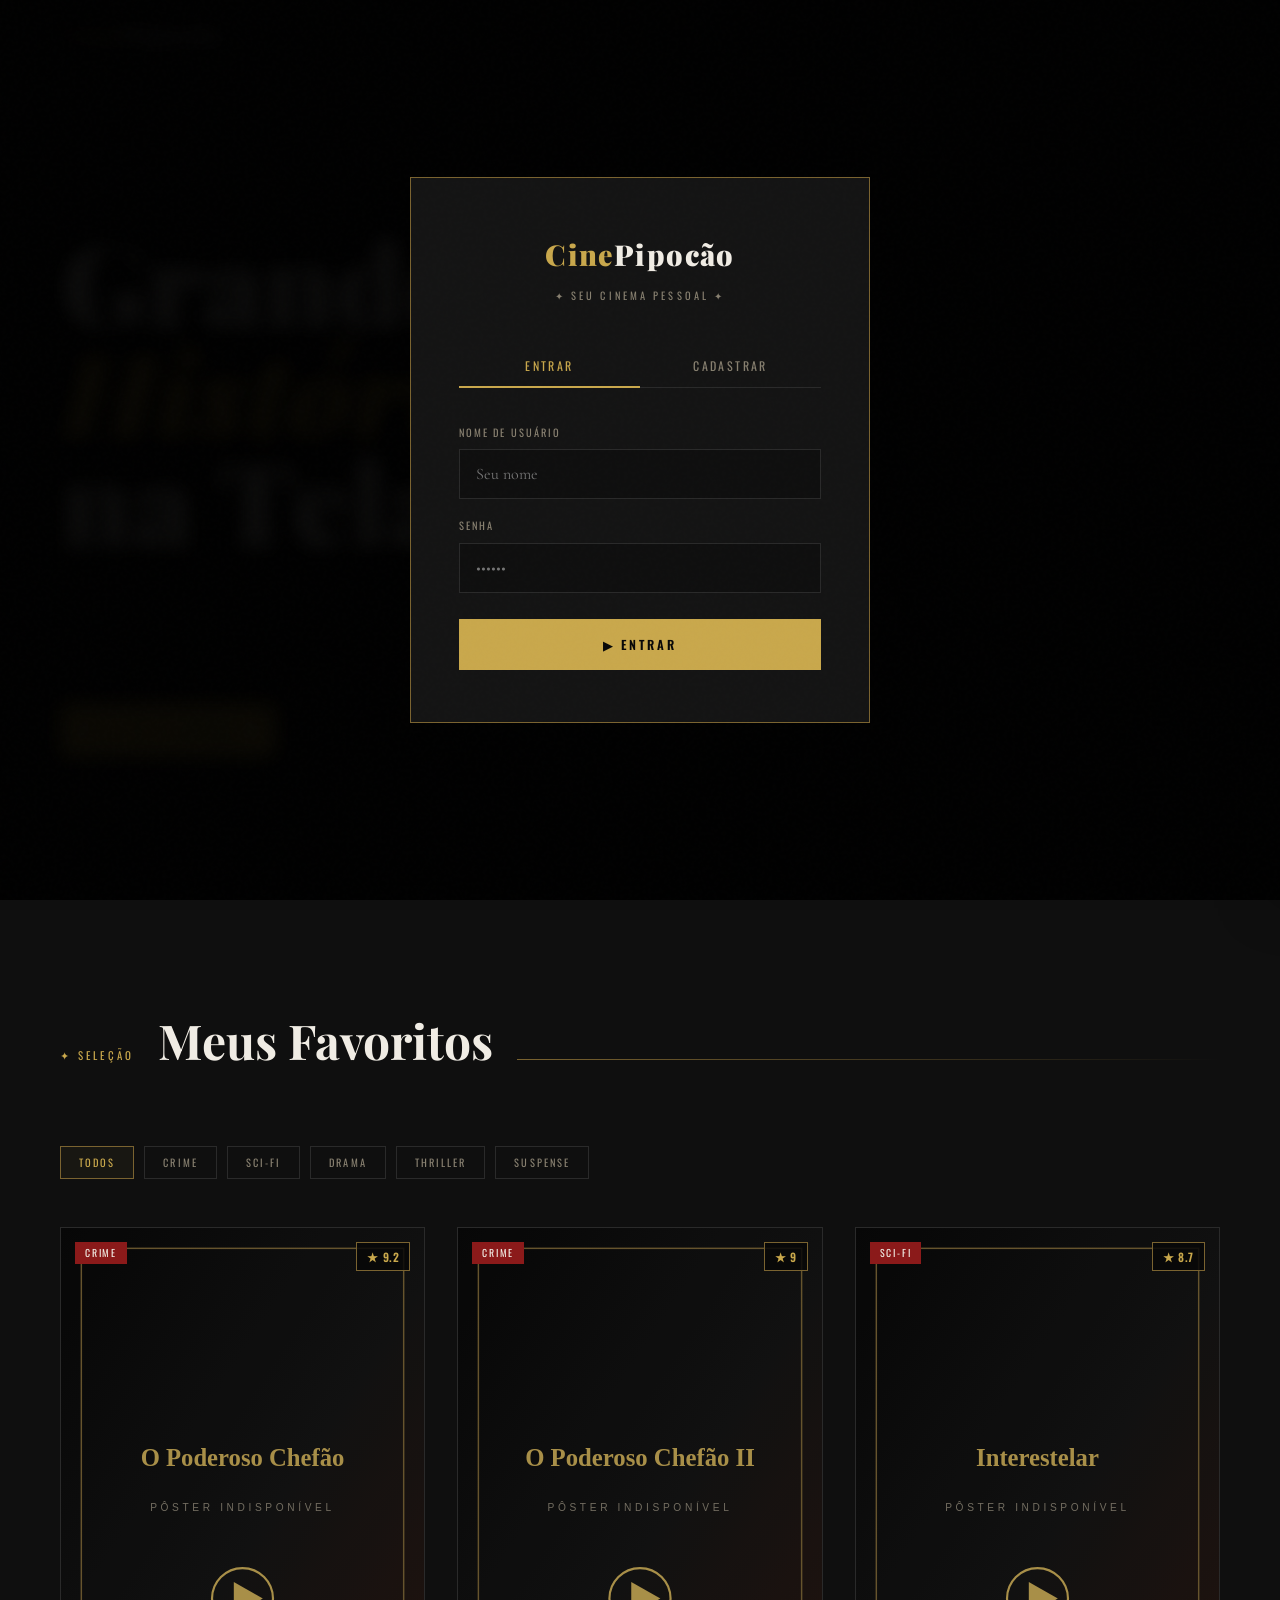
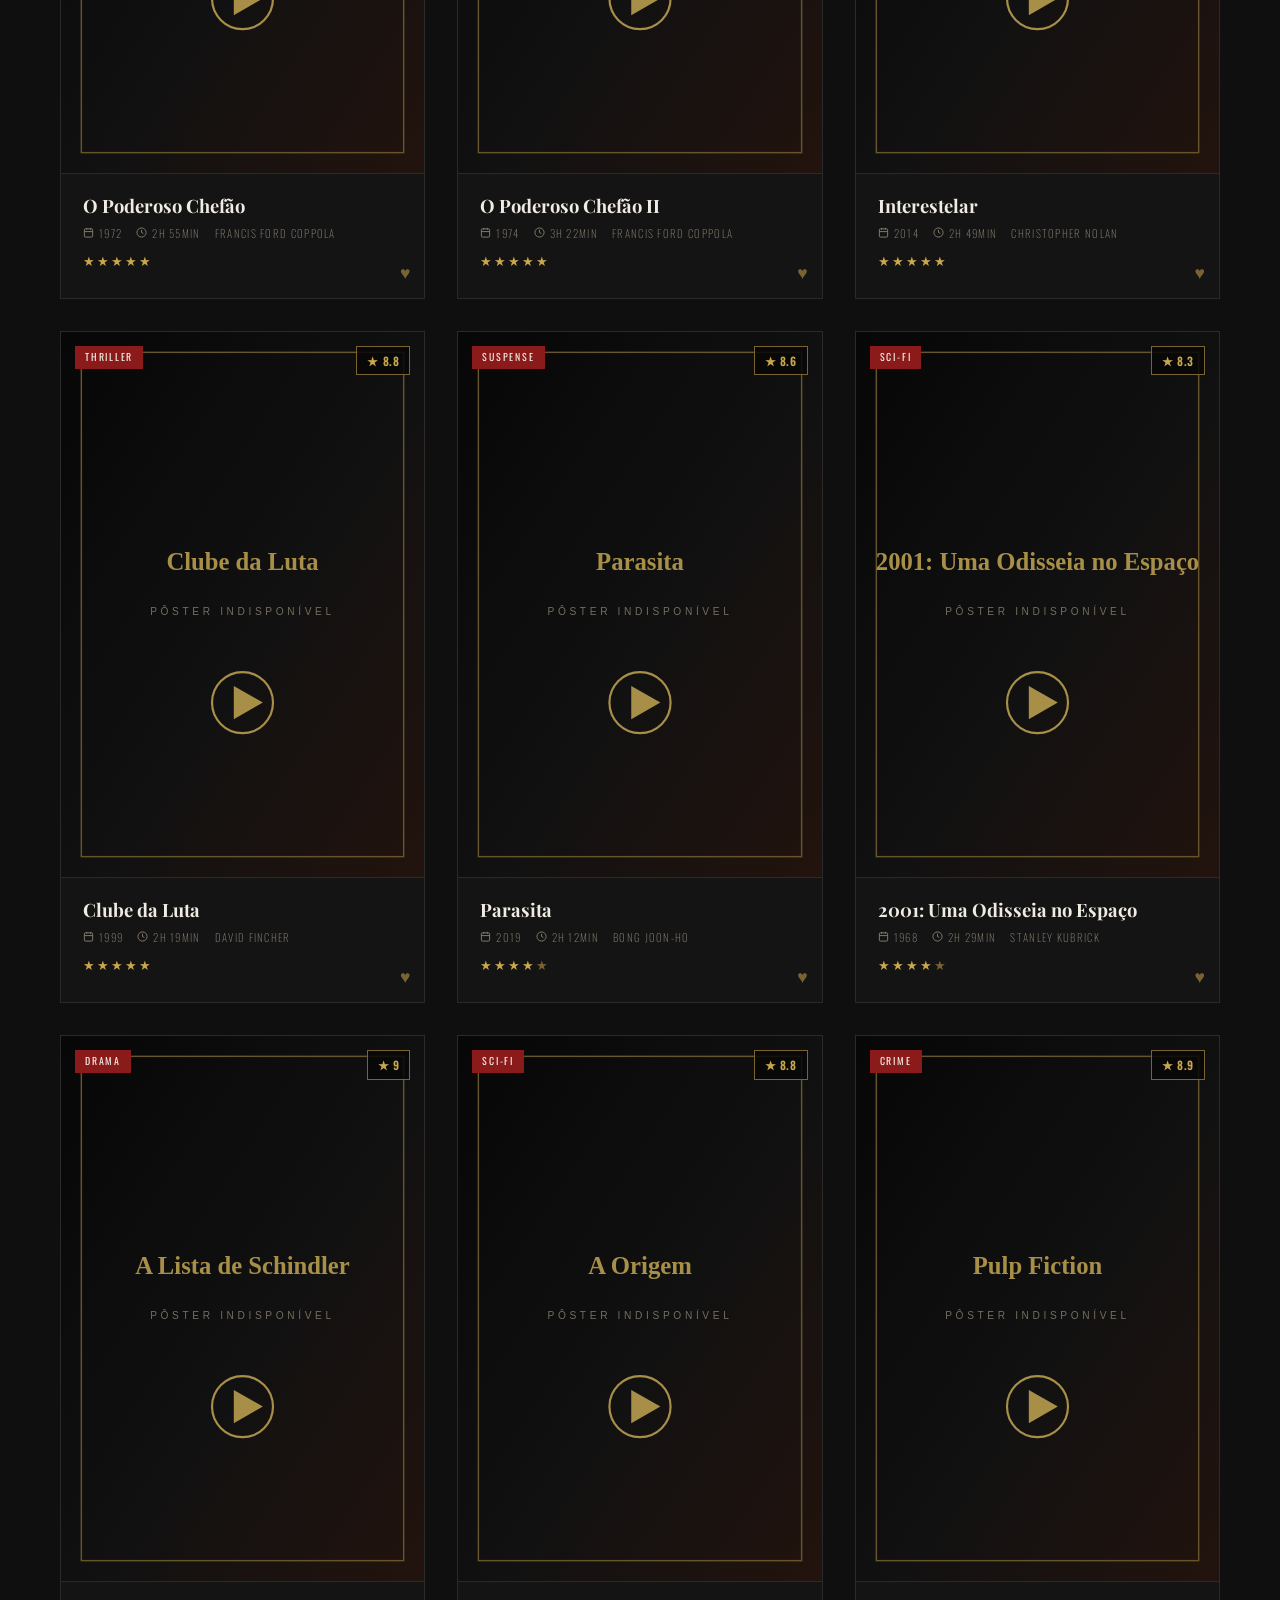
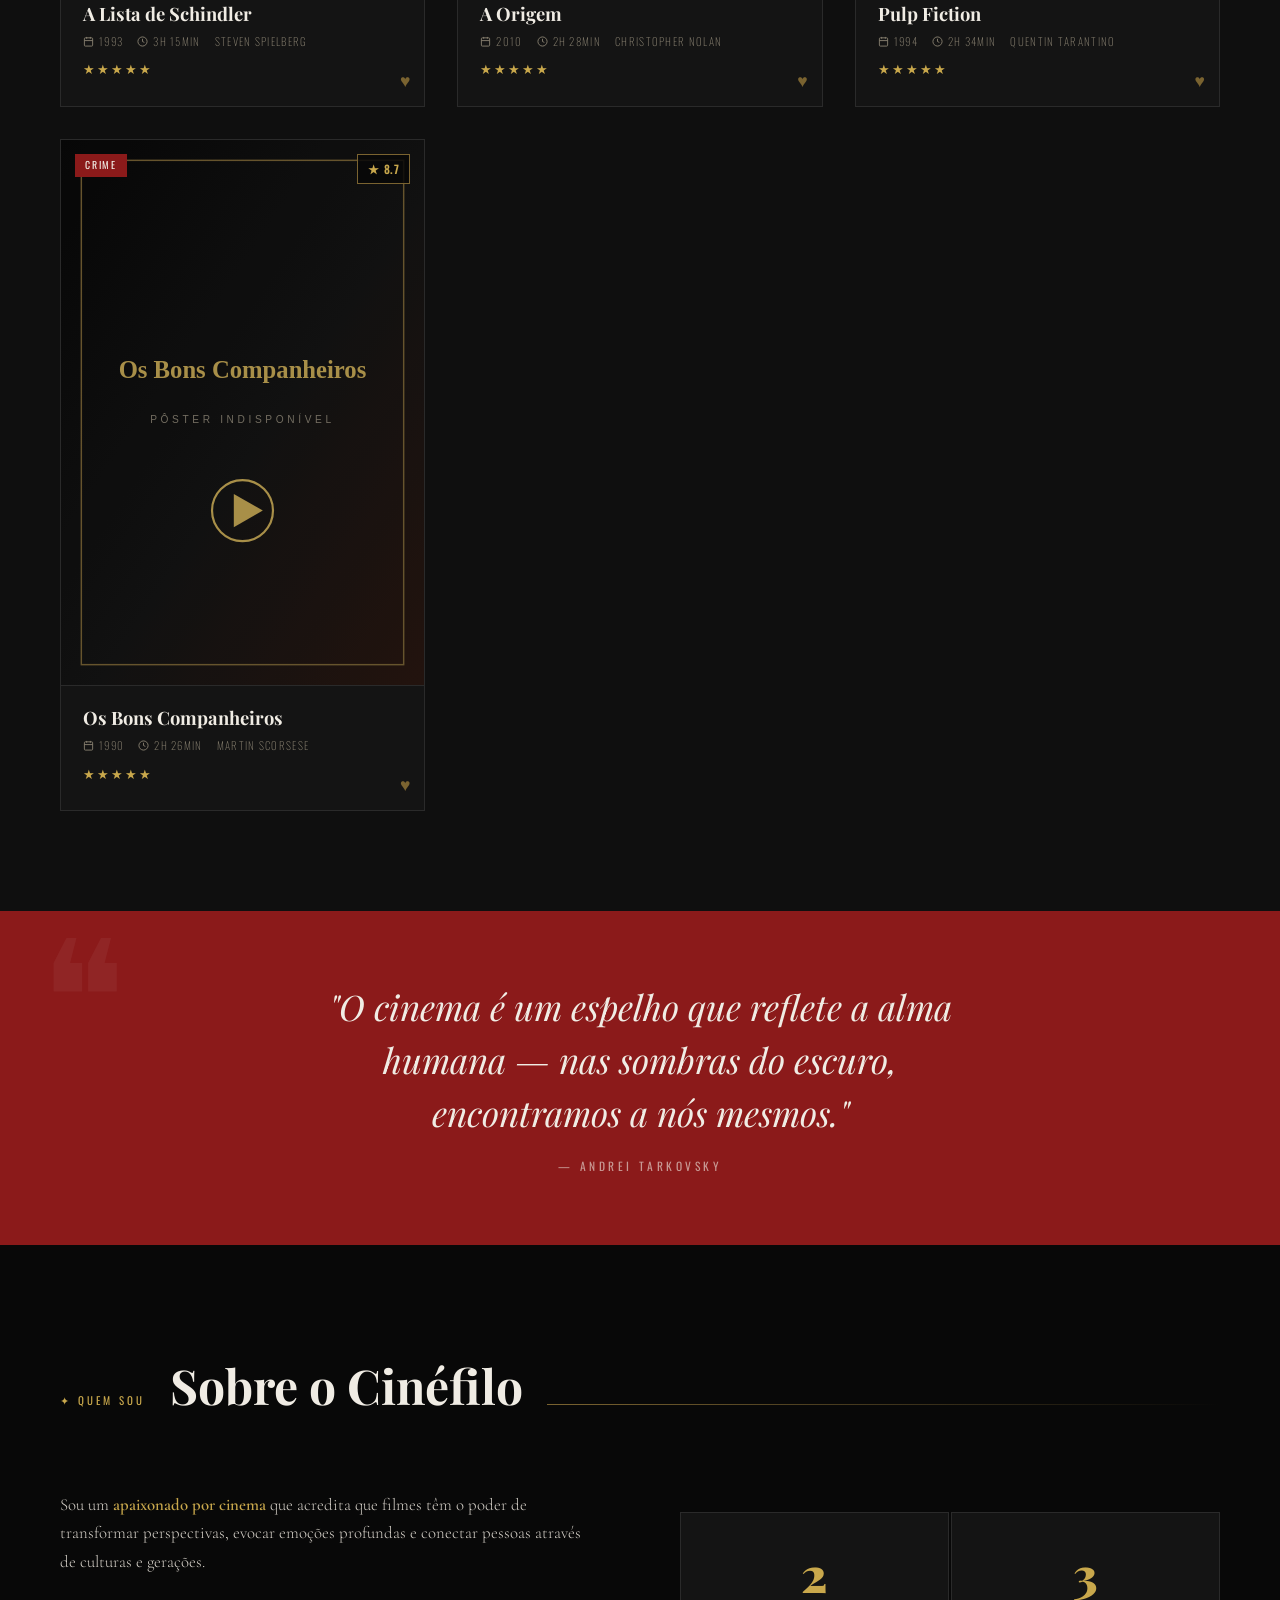
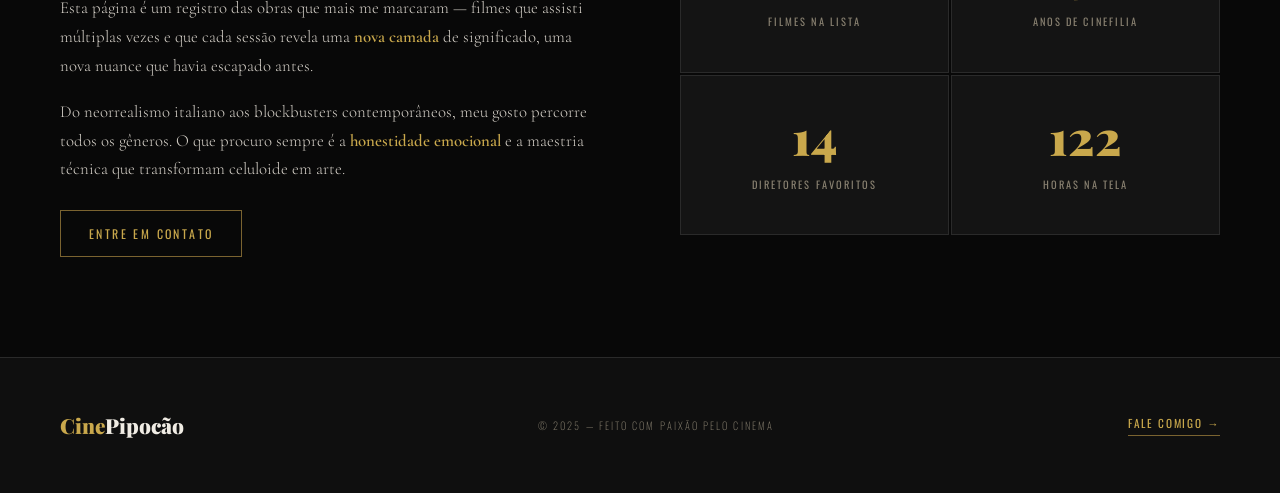
<file: index.html>
<!DOCTYPE html>
<html lang="pt-BR">
<head>
  <meta charset="UTF-8" />
  <meta name="viewport" content="width=device-width, initial-scale=1.0"/>
  <title>CinePipocão — Meus Filmes Favoritos</title>
  <link rel="preconnect" href="https://fonts.googleapis.com"/>
  <link href="https://fonts.googleapis.com/css2?family=Playfair+Display:ital,wght@0,400;0,700;0,900;1,400&family=Cormorant+Garamond:wght@300;400;600&family=Oswald:wght@200;400;600&display=swap" rel="stylesheet"/>
  <link rel="stylesheet" href="style.css"/>
</head>
<body>

  <!-- ===== AUTH OVERLAY ===== -->
  <div class="auth-overlay" id="authOverlay">
    <div class="auth-box">
      <div class="auth-logo">Cine<span>Pipocão</span></div>
      <p class="auth-tagline">✦ Seu Cinema Pessoal ✦</p>

      <div class="auth-tabs">
        <button class="auth-tab active" data-tab="login" onclick="switchTab('login')">Entrar</button>
        <button class="auth-tab" data-tab="register" onclick="switchTab('register')">Cadastrar</button>
      </div>

      <!-- LOGIN -->
      <div class="auth-form active" id="form-login">
        <div class="auth-field">
          <label>Nome de Usuário</label>
          <input type="text" id="log-name" placeholder="Seu nome" autocomplete="username"/>
        </div>
        <div class="auth-field">
          <label>Senha</label>
          <input type="password" id="log-pass" placeholder="••••••" autocomplete="current-password"/>
        </div>
        <p class="auth-error" id="log-error"></p>
        <button class="auth-btn" onclick="doLogin()">▶ Entrar</button>
      </div>

      <!-- REGISTER -->
      <div class="auth-form" id="form-register">
        <div class="auth-field">
          <label>Nome de Usuário</label>
          <input type="text" id="reg-name" placeholder="Escolha um nome" autocomplete="username"/>
        </div>
        <div class="auth-field">
          <label>Senha</label>
          <input type="password" id="reg-pass" placeholder="Mínimo 4 caracteres" autocomplete="new-password"/>
        </div>
        <p class="auth-error" id="reg-error"></p>
        <button class="auth-btn" onclick="doRegister()">✦ Criar Conta</button>
      </div>
    </div>
  </div>

  <!-- ===== NAV ===== -->
  <nav>
    <a href="index.html" class="nav-logo">Cine<span>Pipocão</span></a>
    <div class="nav-right">
      <ul class="nav-links">
        <li><a href="#filmes">Filmes</a></li>
        <li><a href="sobre.html">Sobre</a></li>
        <li><a href="contato.html">Contato</a></li>
      </ul>
      <div class="nav-user" id="navUser" style="display:none;">
        <span class="nav-user-name" id="navUserName"></span>
        <button class="nav-logout" onclick="doLogout()">Sair</button>
      </div>
    </div>
  </nav>

  <!-- ===== HERO ===== -->
  <section class="hero" id="inicio">
    <p class="hero-eyebrow">✦ Curadoria Pessoal de Cinema</p>
    <h1 class="hero-title">
      Grandes<br/>
      <em>Histórias</em><br/>
      na Tela
    </h1>
    <p class="hero-subtitle">
      Uma seleção apaixonada dos filmes que marcaram minha vida — 
      obras que transcendem o entretenimento e tocam a alma.
    </p>
    <a href="#filmes" class="hero-cta">
      <svg width="16" height="16" viewBox="0 0 24 24" fill="currentColor">
        <polygon points="5,3 19,12 5,21"/>
      </svg>
      Ver a Coleção
    </a>
    <span class="hero-badge">Cinema · Arte · Emoção · 2025</span>
  </section>

  <!-- ===== FILMES ===== -->
  <section id="filmes">
    <div class="section-header">
      <span class="section-label">✦ Seleção</span>
      <h2 class="section-title">Meus Favoritos</h2>
      <div class="section-line"></div>
    </div>

    <!-- Filter Bar -->
    <div class="filter-bar">
      <button class="filter-btn active" onclick="setFilter(this, 'Todos')">Todos</button>
      <button class="filter-btn" onclick="setFilter(this, 'Crime')">Crime</button>
      <button class="filter-btn" onclick="setFilter(this, 'Sci-Fi')">Sci-Fi</button>
      <button class="filter-btn" onclick="setFilter(this, 'Drama')">Drama</button>
      <button class="filter-btn" onclick="setFilter(this, 'Thriller')">Thriller</button>
      <button class="filter-btn" onclick="setFilter(this, 'Suspense')">Suspense</button>
    </div>

    <div class="movies-grid" id="moviesGrid">
      <!-- Cards renderizados via JS -->
    </div>
  </section>

  <!-- ===== QUOTE BAND ===== -->
  <div class="quote-band">
    <p class="quote-text">
      "O cinema é um espelho que reflete a alma humana — 
      nas sombras do escuro, encontramos a nós mesmos."
    </p>
    <p class="quote-author">— Andrei Tarkovsky</p>
  </div>

  <!-- ===== SOBRE ===== -->
  <section id="sobre">
    <div class="section-header">
      <span class="section-label">✦ Quem Sou</span>
      <h2 class="section-title">Sobre o Cinéfilo</h2>
      <div class="section-line"></div>
    </div>
    <div class="sobre-inner">
      <div class="sobre-text">
        <p>
          Sou um <strong>apaixonado por cinema</strong> que acredita que filmes têm 
          o poder de transformar perspectivas, evocar emoções profundas e conectar 
          pessoas através de culturas e gerações.
        </p>
        <p>
          Esta página é um registro das obras que mais me marcaram — filmes que 
          assisti múltiplas vezes e que cada sessão revela uma <strong>nova camada</strong> 
          de significado, uma nova nuance que havia escapado antes.
        </p>
        <p>
          Do neorrealismo italiano aos blockbusters contemporâneos, meu gosto 
          percorre todos os gêneros. O que procuro sempre é a <strong>honestidade 
          emocional</strong> e a maestria técnica que transformam celuloide em arte.
        </p>
        <a href="contato.html" style="display:inline-block; margin-top: 8px;">
          <button class="overlay-btn" style="padding: 14px 28px; font-size: 0.75rem;">
            Entre em Contato
          </button>
        </a>
      </div>
      <div class="sobre-stats">
        <div class="stat-box">
          <span class="stat-number" id="countFilmes">0</span>
          <span class="stat-label">Filmes na Lista</span>
        </div>
        <div class="stat-box">
          <span class="stat-number" id="countAnos">0</span>
          <span class="stat-label">Anos de Cinefilia</span>
        </div>
        <div class="stat-box">
          <span class="stat-number" id="countDiretores">0</span>
          <span class="stat-label">Diretores Favoritos</span>
        </div>
        <div class="stat-box">
          <span class="stat-number" id="countHoras">0</span>
          <span class="stat-label">Horas na Tela</span>
        </div>
      </div>
    </div>
  </section>

  <!-- ===== FOOTER ===== -->
  <footer>
    <div class="footer-logo">Cine<span>Pipocão</span></div>
    <p class="footer-copy">© 2025 — Feito com paixão pelo cinema</p>
    <a href="contato.html" class="footer-link">Fale Comigo →</a>
  </footer>

  <!-- ===== TOAST ===== -->
  <div class="toast" id="toast">
    <p class="toast-title">🎬 CinePipocão</p>
    <p class="toast-msg" id="toastMsg">Bem-vindo!</p>
  </div>

  <!-- ===== MODAL ===== -->
  <div class="modal-overlay" id="modalOverlay" onclick="closeModalOutside(event)">
    <div class="modal" id="modal">
      <button class="modal-close" onclick="closeModal()">×</button>
      <div class="modal-layout">
        <div class="modal-info">
          <p class="modal-genre" id="modalGenre"></p>
          <h2 class="modal-title" id="modalTitle"></h2>
          <p class="modal-meta" id="modalMeta"></p>
          <div class="modal-divider"></div>
          <p class="modal-synopsis" id="modalSynopsis"></p>
          <div class="modal-rating">
            <span>Avaliação:</span>
            <div class="modal-stars" id="modalStars"></div>
            <span id="modalScore"></span>
          </div>
        </div>
        <div class="modal-trailer-box">
          <p class="modal-trailer-title">Trailer</p>
          <div class="modal-trailer-frame">
            <iframe
              id="modalTrailer"
              src=""
              title="Trailer do filme"
              allow="accelerometer; autoplay; clipboard-write; encrypted-media; gyroscope; picture-in-picture; web-share"
              referrerpolicy="strict-origin-when-cross-origin"
              loading="lazy"
              allowfullscreen>
            </iframe>
          </div>
          <a class="modal-trailer-link" id="modalTrailerLink" href="#" target="_blank" rel="noopener noreferrer">
            Abrir trailer no YouTube ↗
          </a>
        </div>
      </div>
    </div>
  </div>

  <script src="main.js"></script>

</body>
</html>
</file>
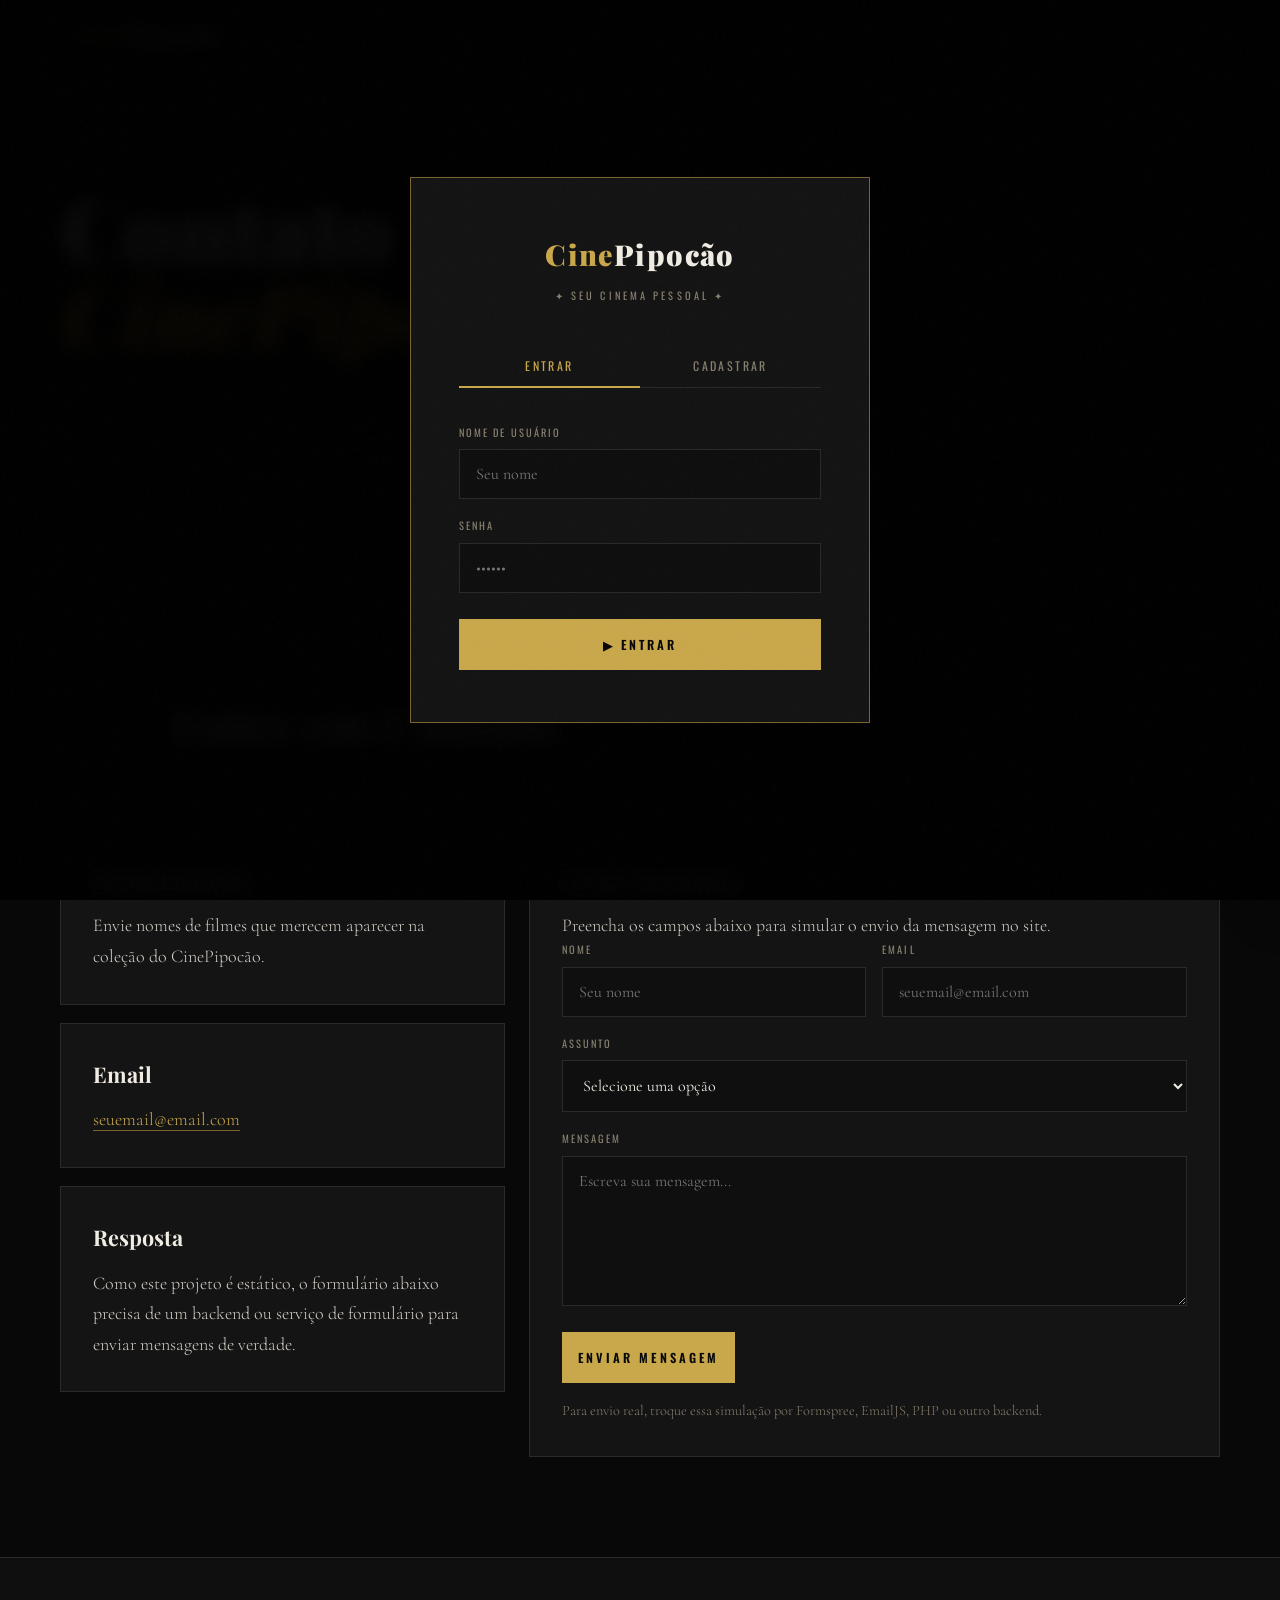
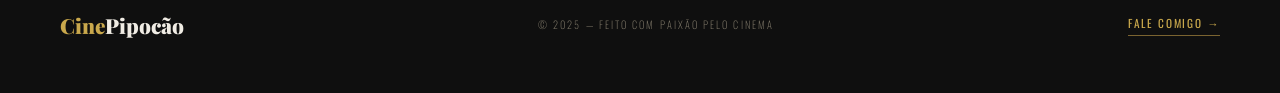
<file: contato.html>
<!DOCTYPE html>
<html lang="pt-BR">
<head>
  <meta charset="UTF-8" />
  <meta name="viewport" content="width=device-width, initial-scale=1.0"/>
  <title>CinePipocão — Contato</title>
  <link rel="preconnect" href="https://fonts.googleapis.com"/>
  <link href="https://fonts.googleapis.com/css2?family=Playfair+Display:ital,wght@0,400;0,700;0,900;1,400&family=Cormorant+Garamond:wght@300;400;600&family=Oswald:wght@200;400;600&display=swap" rel="stylesheet"/>
  <link rel="stylesheet" href="style.css"/>
</head>
<body>

  <!-- ===== AUTH OVERLAY ===== -->
  <div class="auth-overlay" id="authOverlay">
    <div class="auth-box">
      <div class="auth-logo">Cine<span>Pipocão</span></div>
      <p class="auth-tagline">✦ Seu Cinema Pessoal ✦</p>

      <div class="auth-tabs">
        <button class="auth-tab active" data-tab="login" onclick="switchTab('login')">Entrar</button>
        <button class="auth-tab" data-tab="register" onclick="switchTab('register')">Cadastrar</button>
      </div>

      <div class="auth-form active" id="form-login">
        <div class="auth-field">
          <label>Nome de Usuário</label>
          <input type="text" id="log-name" placeholder="Seu nome" autocomplete="username"/>
        </div>
        <div class="auth-field">
          <label>Senha</label>
          <input type="password" id="log-pass" placeholder="••••••" autocomplete="current-password"/>
        </div>
        <p class="auth-error" id="log-error"></p>
        <button class="auth-btn" onclick="doLogin()">▶ Entrar</button>
      </div>

      <div class="auth-form" id="form-register">
        <div class="auth-field">
          <label>Nome de Usuário</label>
          <input type="text" id="reg-name" placeholder="Escolha um nome" autocomplete="username"/>
        </div>
        <div class="auth-field">
          <label>Senha</label>
          <input type="password" id="reg-pass" placeholder="Mínimo 4 caracteres" autocomplete="new-password"/>
        </div>
        <p class="auth-error" id="reg-error"></p>
        <button class="auth-btn" onclick="doRegister()">✦ Criar Conta</button>
      </div>
    </div>
  </div>

  <!-- ===== NAV ===== -->
  <nav>
    <a href="index.html" class="nav-logo">Cine<span>Pipocão</span></a>
    <div class="nav-right">
      <ul class="nav-links">
        <li><a href="index.html#filmes">Filmes</a></li>
        <li><a href="sobre.html">Sobre</a></li>
        <li><a href="contato.html">Contato</a></li>
      </ul>
      <div class="nav-user" id="navUser" style="display:none;">
        <span class="nav-user-name" id="navUserName"></span>
        <button class="nav-logout" onclick="doLogout()">Sair</button>
      </div>
    </div>
  </nav>

  <section class="hero page-hero" id="contato">
    <p class="hero-eyebrow">✦ Fale Comigo</p>
    <h1 class="hero-title">
      Contato<br/>
      <em>CinePipocão</em>
    </h1>
    <p class="hero-subtitle">
      Tem uma sugestão de filme, uma crítica, uma recomendação ou quer falar sobre cinema?
      Envie sua mensagem por aqui.
    </p>
  </section>

  <section>
    <div class="section-header">
      <span class="section-label">✦ Mensagem</span>
      <h2 class="section-title">Entre em Contato</h2>
      <div class="section-line"></div>
    </div>

    <div class="contact-grid">
      <aside class="contact-list">
        <div class="contact-card">
          <h3>Recomendações</h3>
          <p>Envie nomes de filmes que merecem aparecer na coleção do CinePipocão.</p>
        </div>
        <div class="contact-card">
          <h3>Email</h3>
          <p><a class="contact-link" href="mailto:seuemail@email.com">seuemail@email.com</a></p>
        </div>
        <div class="contact-card">
          <h3>Resposta</h3>
          <p>Como este projeto é estático, o formulário abaixo precisa de um backend ou serviço de formulário para enviar mensagens de verdade.</p>
        </div>
      </aside>

      <form class="contact-form" id="contatoForm">
        <h3>Enviar mensagem</h3>
        <p>Preencha os campos abaixo para simular o envio da mensagem no site.</p>

        <div class="form-row">
          <div class="form-field">
            <label for="nome">Nome</label>
            <input type="text" id="nome" name="nome" placeholder="Seu nome" required />
          </div>
          <div class="form-field">
            <label for="email">Email</label>
            <input type="email" id="email" name="email" placeholder="seuemail@email.com" required />
          </div>
        </div>

        <div class="form-field">
          <label for="assunto">Assunto</label>
          <select id="assunto" name="assunto" required>
            <option value="">Selecione uma opção</option>
            <option value="recomendacao">Recomendação de filme</option>
            <option value="critica">Crítica ou sugestão</option>
            <option value="erro">Relatar erro no site</option>
            <option value="outro">Outro assunto</option>
          </select>
        </div>

        <div class="form-field">
          <label for="mensagem">Mensagem</label>
          <textarea id="mensagem" name="mensagem" placeholder="Escreva sua mensagem..." required></textarea>
        </div>

        <button class="auth-btn" type="submit">Enviar Mensagem</button>
        <p class="form-note">Para envio real, troque essa simulação por Formspree, EmailJS, PHP ou outro backend.</p>
      </form>
    </div>
  </section>
  <!-- ===== FOOTER ===== -->
  <footer>
    <div class="footer-logo">Cine<span>Pipocão</span></div>
    <p class="footer-copy">© 2025 — Feito com paixão pelo cinema</p>
    <a href="contato.html" class="footer-link">Fale Comigo →</a>
  </footer>

  <!-- ===== TOAST ===== -->
  <div class="toast" id="toast">
    <p class="toast-title">🎬 CinePipocão</p>
    <p class="toast-msg" id="toastMsg">Bem-vindo!</p>
  </div>

  <script src="main.js"></script>
</body>
</html>
</file>
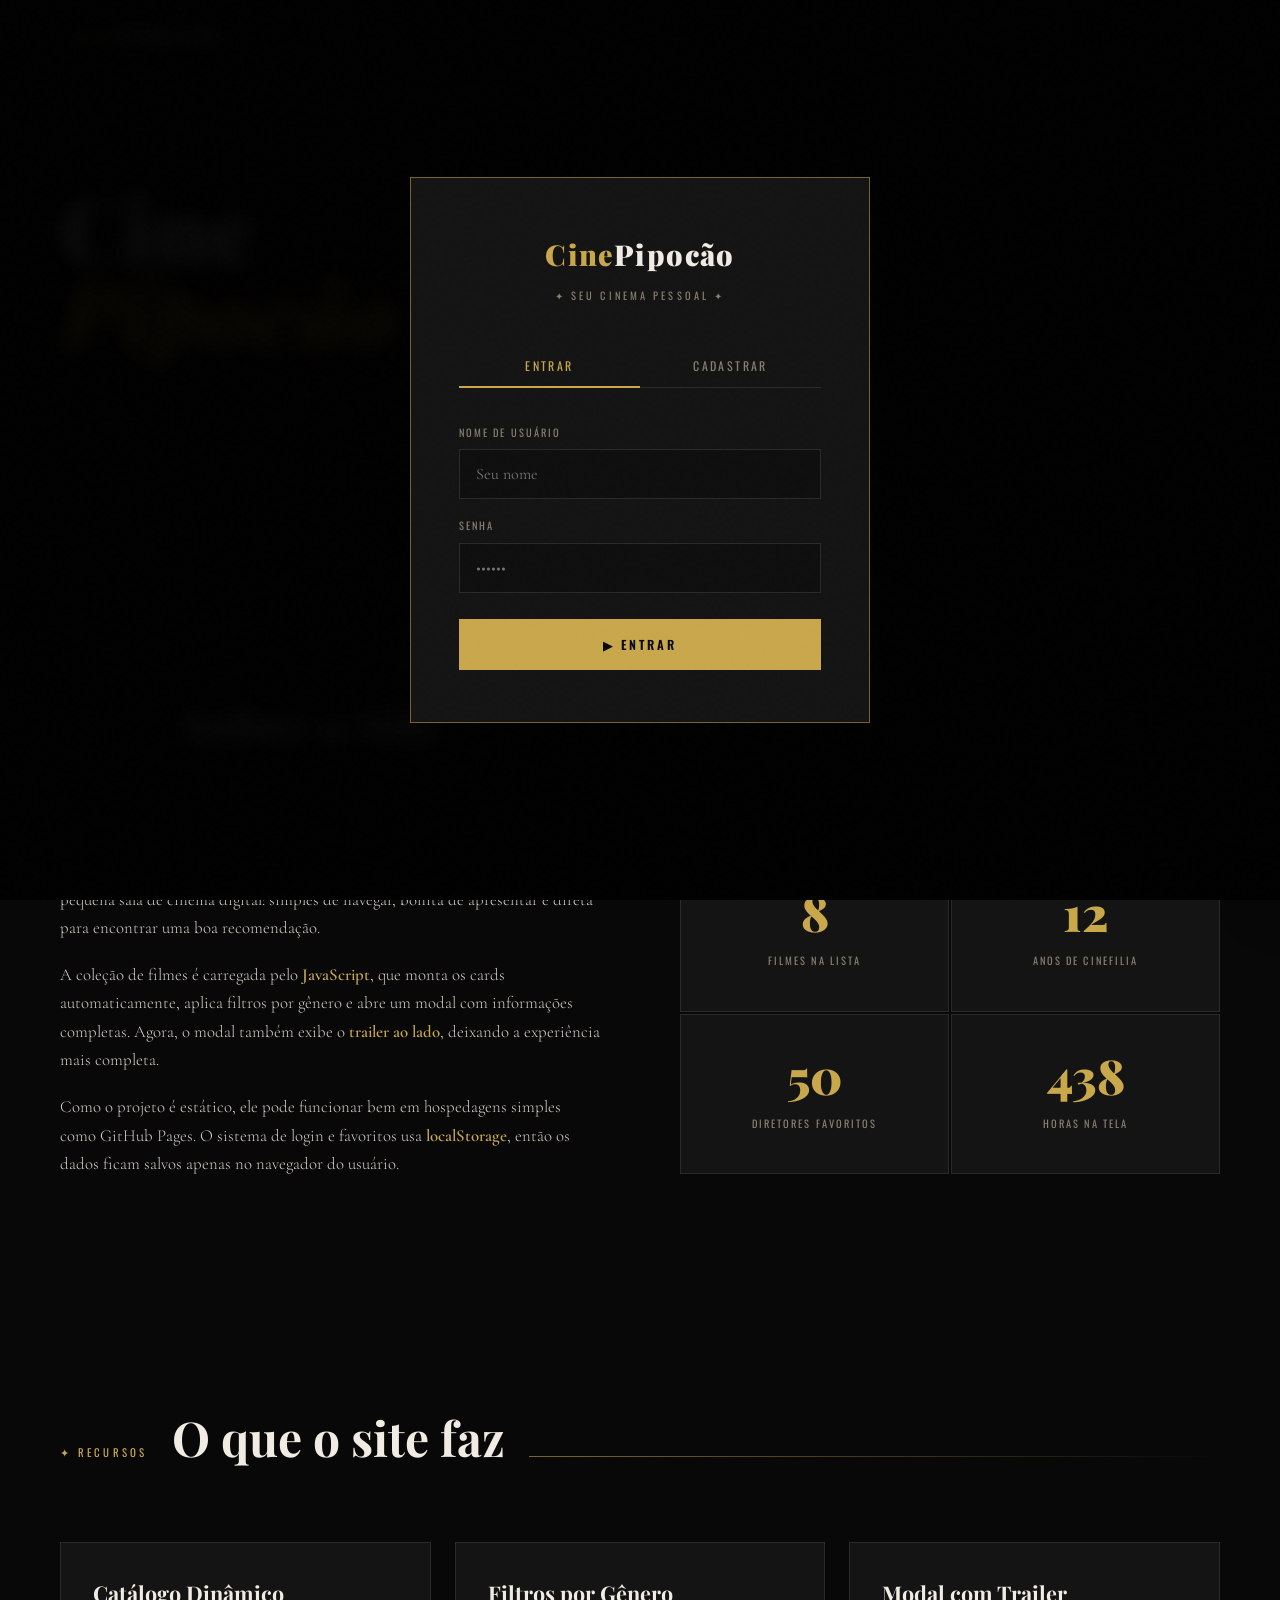
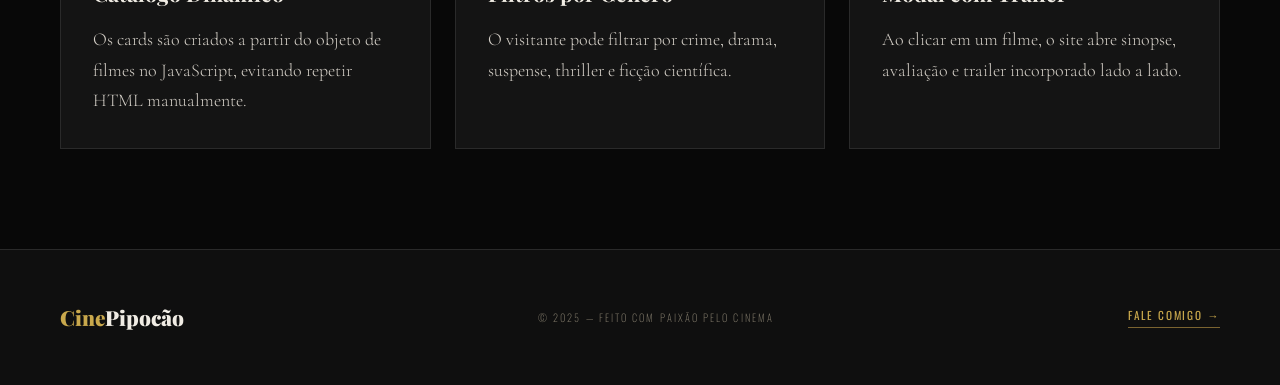
<file: sobre.html>
<!DOCTYPE html>
<html lang="pt-BR">
<head>
  <meta charset="UTF-8" />
  <meta name="viewport" content="width=device-width, initial-scale=1.0"/>
  <title>CinePipocão — Sobre</title>
  <link rel="preconnect" href="https://fonts.googleapis.com"/>
  <link href="https://fonts.googleapis.com/css2?family=Playfair+Display:ital,wght@0,400;0,700;0,900;1,400&family=Cormorant+Garamond:wght@300;400;600&family=Oswald:wght@200;400;600&display=swap" rel="stylesheet"/>
  <link rel="stylesheet" href="style.css"/>
</head>
<body>

  <!-- ===== AUTH OVERLAY ===== -->
  <div class="auth-overlay" id="authOverlay">
    <div class="auth-box">
      <div class="auth-logo">Cine<span>Pipocão</span></div>
      <p class="auth-tagline">✦ Seu Cinema Pessoal ✦</p>

      <div class="auth-tabs">
        <button class="auth-tab active" data-tab="login" onclick="switchTab('login')">Entrar</button>
        <button class="auth-tab" data-tab="register" onclick="switchTab('register')">Cadastrar</button>
      </div>

      <div class="auth-form active" id="form-login">
        <div class="auth-field">
          <label>Nome de Usuário</label>
          <input type="text" id="log-name" placeholder="Seu nome" autocomplete="username"/>
        </div>
        <div class="auth-field">
          <label>Senha</label>
          <input type="password" id="log-pass" placeholder="••••••" autocomplete="current-password"/>
        </div>
        <p class="auth-error" id="log-error"></p>
        <button class="auth-btn" onclick="doLogin()">▶ Entrar</button>
      </div>

      <div class="auth-form" id="form-register">
        <div class="auth-field">
          <label>Nome de Usuário</label>
          <input type="text" id="reg-name" placeholder="Escolha um nome" autocomplete="username"/>
        </div>
        <div class="auth-field">
          <label>Senha</label>
          <input type="password" id="reg-pass" placeholder="Mínimo 4 caracteres" autocomplete="new-password"/>
        </div>
        <p class="auth-error" id="reg-error"></p>
        <button class="auth-btn" onclick="doRegister()">✦ Criar Conta</button>
      </div>
    </div>
  </div>

  <!-- ===== NAV ===== -->
  <nav>
    <a href="index.html" class="nav-logo">Cine<span>Pipocão</span></a>
    <div class="nav-right">
      <ul class="nav-links">
        <li><a href="index.html#filmes">Filmes</a></li>
        <li><a href="sobre.html">Sobre</a></li>
        <li><a href="contato.html">Contato</a></li>
      </ul>
      <div class="nav-user" id="navUser" style="display:none;">
        <span class="nav-user-name" id="navUserName"></span>
        <button class="nav-logout" onclick="doLogout()">Sair</button>
      </div>
    </div>
  </nav>

  <section class="hero page-hero" id="sobre">
    <p class="hero-eyebrow">✦ Sobre o Projeto</p>
    <h1 class="hero-title">
      Cine<br/>
      <em>Pipocão</em>
    </h1>
    <p class="hero-subtitle">
      Um site de curadoria pessoal para reunir filmes favoritos, apresentar sinopses, avaliações,
      gêneros e trailers em uma experiência visual inspirada no cinema clássico.
    </p>
  </section>

  <section>
    <div class="section-header">
      <span class="section-label">✦ Identidade</span>
      <h2 class="section-title">Sobre o Site</h2>
      <div class="section-line"></div>
    </div>

    <div class="sobre-inner">
      <div class="sobre-text">
        <p>
          O <strong>CinePipocão</strong> nasceu como uma página para organizar filmes marcantes em uma
          interface elegante, escura e com detalhes dourados. A proposta é parecer uma pequena sala de cinema digital:
          simples de navegar, bonita de apresentar e direta para encontrar uma boa recomendação.
        </p>
        <p>
          A coleção de filmes é carregada pelo <strong>JavaScript</strong>, que monta os cards automaticamente,
          aplica filtros por gênero e abre um modal com informações completas. Agora, o modal também exibe o
          <strong>trailer ao lado</strong>, deixando a experiência mais completa.
        </p>
        <p>
          Como o projeto é estático, ele pode funcionar bem em hospedagens simples como GitHub Pages. O sistema de
          login e favoritos usa <strong>localStorage</strong>, então os dados ficam salvos apenas no navegador do usuário.
        </p>
      </div>
      <div class="sobre-stats">
        <div class="stat-box">
          <span class="stat-number" id="countFilmes">0</span>
          <span class="stat-label">Filmes na Lista</span>
        </div>
        <div class="stat-box">
          <span class="stat-number" id="countAnos">0</span>
          <span class="stat-label">Anos de Cinefilia</span>
        </div>
        <div class="stat-box">
          <span class="stat-number" id="countDiretores">0</span>
          <span class="stat-label">Diretores Favoritos</span>
        </div>
        <div class="stat-box">
          <span class="stat-number" id="countHoras">0</span>
          <span class="stat-label">Horas na Tela</span>
        </div>
      </div>
    </div>
  </section>

  <section id="detalhes">
    <div class="section-header">
      <span class="section-label">✦ Recursos</span>
      <h2 class="section-title">O que o site faz</h2>
      <div class="section-line"></div>
    </div>

    <div class="about-feature-grid">
      <article class="about-card">
        <h3>Catálogo Dinâmico</h3>
        <p>Os cards são criados a partir do objeto de filmes no JavaScript, evitando repetir HTML manualmente.</p>
      </article>
      <article class="about-card">
        <h3>Filtros por Gênero</h3>
        <p>O visitante pode filtrar por crime, drama, suspense, thriller e ficção científica.</p>
      </article>
      <article class="about-card">
        <h3>Modal com Trailer</h3>
        <p>Ao clicar em um filme, o site abre sinopse, avaliação e trailer incorporado lado a lado.</p>
      </article>
    </div>
  </section>
  <!-- ===== FOOTER ===== -->
  <footer>
    <div class="footer-logo">Cine<span>Pipocão</span></div>
    <p class="footer-copy">© 2025 — Feito com paixão pelo cinema</p>
    <a href="contato.html" class="footer-link">Fale Comigo →</a>
  </footer>

  <!-- ===== TOAST ===== -->
  <div class="toast" id="toast">
    <p class="toast-title">🎬 CinePipocão</p>
    <p class="toast-msg" id="toastMsg">Bem-vindo!</p>
  </div>

  <script src="main.js"></script>
</body>
</html>
</file>
<file: style.css>
/* ===== CSS VARIABLES ===== */
:root {
  --black:      #080808;
  --deep:       #0f0f0f;
  --card-bg:    #141414;
  --border:     #2a2a2a;
  --gold:       #c9a84c;
  --gold-light: #e8cb7a;
  --gold-dim:   #7a6330;
  --crimson:    #8b1a1a;
  --red:        #c0392b;
  --white:      #f0ece4;
  --muted:      #888070;
  --text:       #d4cfc7;
}

/* ===== RESET & BASE ===== */
*, *::before, *::after { box-sizing: border-box; margin: 0; padding: 0; }

html { scroll-behavior: smooth; }

body {
  background-color: var(--black);
  color: var(--text);
  font-family: 'Cormorant Garamond', Georgia, serif;
  font-size: 18px;
  line-height: 1.7;
  overflow-x: hidden;
  cursor: default;
}

/* Grain overlay */
body::before {
  content: '';
  position: fixed;
  inset: 0;
  background-image: url("data:image/svg+xml,%3Csvg viewBox='0 0 256 256' xmlns='http://www.w3.org/2000/svg'%3E%3Cfilter id='noise'%3E%3CfeTurbulence type='fractalNoise' baseFrequency='0.9' numOctaves='4' stitchTiles='stitch'/%3E%3C/filter%3E%3Crect width='100%25' height='100%25' filter='url(%23noise)' opacity='0.04'/%3E%3C/svg%3E");
  pointer-events: none;
  z-index: 9999;
  opacity: 0.35;
}

/* ===== SCROLLBAR ===== */
::-webkit-scrollbar { width: 6px; }
::-webkit-scrollbar-track { background: var(--black); }
::-webkit-scrollbar-thumb { background: var(--gold-dim); border-radius: 3px; }

/* ===== AUTH MODAL ===== */
.auth-overlay {
  position: fixed;
  inset: 0;
  background: rgba(0,0,0,0.95);
  z-index: 9000;
  display: flex;
  align-items: center;
  justify-content: center;
  padding: 20px;
  backdrop-filter: blur(10px);
}

.auth-box {
  background: var(--card-bg);
  border: 1px solid var(--gold-dim);
  max-width: 460px;
  width: 100%;
  padding: 52px 48px;
  position: relative;
  animation: fadeUp 0.5s forwards;
}

.auth-logo {
  font-family: 'Playfair Display', Georgia, serif;
  font-size: 1.8rem;
  font-weight: 900;
  color: var(--gold);
  text-align: center;
  margin-bottom: 8px;
  letter-spacing: 0.05em;
}

.auth-logo span { color: var(--white); }

.auth-tagline {
  font-family: 'Oswald', sans-serif;
  font-size: 0.65rem;
  letter-spacing: 0.3em;
  text-transform: uppercase;
  color: var(--muted);
  text-align: center;
  margin-bottom: 40px;
}

.auth-tabs {
  display: flex;
  border-bottom: 1px solid var(--border);
  margin-bottom: 36px;
}

.auth-tab {
  flex: 1;
  background: none;
  border: none;
  padding: 12px;
  font-family: 'Oswald', sans-serif;
  font-size: 0.75rem;
  font-weight: 400;
  letter-spacing: 0.2em;
  text-transform: uppercase;
  color: var(--muted);
  cursor: pointer;
  transition: color 0.3s;
  border-bottom: 2px solid transparent;
  margin-bottom: -1px;
}

.auth-tab.active {
  color: var(--gold);
  border-bottom-color: var(--gold);
}

.auth-form { display: none; flex-direction: column; gap: 18px; }
.auth-form.active { display: flex; }

.auth-field {
  display: flex;
  flex-direction: column;
  gap: 8px;
}

.auth-field label {
  font-family: 'Oswald', sans-serif;
  font-size: 0.65rem;
  font-weight: 400;
  letter-spacing: 0.2em;
  text-transform: uppercase;
  color: var(--muted);
}

.auth-field input {
  background: var(--deep);
  border: 1px solid var(--border);
  color: var(--white);
  padding: 14px 16px;
  font-family: 'Cormorant Garamond', Georgia, serif;
  font-size: 1rem;
  outline: none;
  transition: border-color 0.3s;
}

.auth-field input:focus { border-color: var(--gold-dim); }

.auth-btn {
  background: var(--gold);
  color: var(--black);
  border: none;
  padding: 16px;
  font-family: 'Oswald', sans-serif;
  font-size: 0.78rem;
  font-weight: 600;
  letter-spacing: 0.25em;
  text-transform: uppercase;
  cursor: pointer;
  transition: background 0.3s, transform 0.2s;
  margin-top: 8px;
}

.auth-btn:hover {
  background: var(--gold-light);
  transform: translateY(-1px);
}

.auth-error {
  font-family: 'Oswald', sans-serif;
  font-size: 0.7rem;
  color: var(--red);
  letter-spacing: 0.1em;
  display: none;
}

.auth-error.visible { display: block; }

/* ===== NAVIGATION ===== */
nav {
  position: fixed;
  top: 0; left: 0; right: 0;
  z-index: 100;
  display: flex;
  align-items: center;
  justify-content: space-between;
  padding: 0 60px;
  height: 70px;
  background: rgba(8,8,8,0.92);
  backdrop-filter: blur(12px);
  border-bottom: 1px solid var(--border);
}

.nav-logo {
  font-family: 'Playfair Display', Georgia, serif;
  font-size: 1.5rem;
  font-weight: 900;
  letter-spacing: 0.08em;
  color: var(--gold);
  text-decoration: none;
}

.nav-logo span { color: var(--white); }

.nav-right {
  display: flex;
  align-items: center;
  gap: 40px;
}

.nav-links {
  display: flex;
  gap: 40px;
  list-style: none;
}

.nav-links a {
  font-family: 'Oswald', sans-serif;
  font-size: 0.78rem;
  font-weight: 400;
  letter-spacing: 0.2em;
  text-transform: uppercase;
  color: var(--muted);
  text-decoration: none;
  transition: color 0.3s;
}

.nav-links a:hover { color: var(--gold); }

.nav-user {
  display: flex;
  align-items: center;
  gap: 14px;
}

.nav-user-name {
  font-family: 'Oswald', sans-serif;
  font-size: 0.7rem;
  letter-spacing: 0.15em;
  text-transform: uppercase;
  color: var(--gold);
}

.nav-logout {
  font-family: 'Oswald', sans-serif;
  font-size: 0.65rem;
  letter-spacing: 0.18em;
  text-transform: uppercase;
  color: var(--muted);
  background: none;
  border: 1px solid var(--border);
  padding: 6px 14px;
  cursor: pointer;
  transition: color 0.3s, border-color 0.3s;
}

.nav-logout:hover { color: var(--red); border-color: var(--red); }

/* ===== HERO ===== */
.hero {
  position: relative;
  min-height: 100vh;
  display: flex;
  flex-direction: column;
  justify-content: center;
  align-items: flex-start;
  padding: 120px 60px 80px;
  overflow: hidden;
}

.hero::before {
  content: '';
  position: absolute;
  inset: 0;
  background:
    radial-gradient(ellipse 70% 60% at 80% 50%, rgba(139,26,26,0.12) 0%, transparent 70%),
    radial-gradient(ellipse 50% 80% at 10% 80%, rgba(201,168,76,0.07) 0%, transparent 60%),
    linear-gradient(180deg, rgba(8,8,8,0) 0%, var(--black) 100%);
  z-index: 0;
}

.hero::after {
  content: '';
  position: absolute;
  top: 0; right: 0;
  width: 180px;
  height: 100%;
  background: repeating-linear-gradient(
    180deg,
    transparent 0px,
    transparent 28px,
    rgba(201,168,76,0.04) 28px,
    rgba(201,168,76,0.04) 32px
  );
  z-index: 0;
}

.hero-eyebrow {
  position: relative; z-index: 1;
  font-family: 'Oswald', sans-serif;
  font-size: 0.72rem;
  font-weight: 200;
  letter-spacing: 0.35em;
  text-transform: uppercase;
  color: var(--gold);
  margin-bottom: 24px;
  opacity: 0;
  animation: fadeUp 0.8s 0.2s forwards;
}

.hero-title {
  position: relative; z-index: 1;
  font-family: 'Playfair Display', Georgia, serif;
  font-size: clamp(3.5rem, 9vw, 8rem);
  font-weight: 900;
  line-height: 0.95;
  color: var(--white);
  margin-bottom: 12px;
  opacity: 0;
  animation: fadeUp 0.9s 0.4s forwards;
}

.hero-title em { font-style: italic; color: var(--gold); }

.hero-subtitle {
  position: relative; z-index: 1;
  font-size: 1.2rem;
  font-weight: 300;
  color: var(--muted);
  max-width: 520px;
  margin-top: 24px;
  margin-bottom: 48px;
  opacity: 0;
  animation: fadeUp 0.9s 0.6s forwards;
}

.hero-cta {
  position: relative; z-index: 1;
  display: inline-flex;
  align-items: center;
  gap: 12px;
  font-family: 'Oswald', sans-serif;
  font-size: 0.8rem;
  font-weight: 400;
  letter-spacing: 0.25em;
  text-transform: uppercase;
  color: var(--black);
  background: var(--gold);
  padding: 16px 36px;
  text-decoration: none;
  transition: background 0.3s, transform 0.2s;
  opacity: 0;
  animation: fadeUp 0.9s 0.8s forwards;
}

.hero-cta:hover { background: var(--gold-light); transform: translateY(-2px); }
.hero-cta svg { flex-shrink: 0; }

.hero-badge {
  position: absolute;
  right: 220px;
  top: 50%;
  transform: translateY(-50%) rotate(90deg);
  z-index: 1;
  font-family: 'Oswald', sans-serif;
  font-size: 0.68rem;
  font-weight: 200;
  letter-spacing: 0.4em;
  text-transform: uppercase;
  color: var(--gold-dim);
  opacity: 0;
  animation: fadeIn 1s 1.2s forwards;
}

/* ===== FILTER BAR ===== */
.filter-bar {
  display: flex;
  gap: 10px;
  flex-wrap: wrap;
  margin-bottom: 48px;
}

.filter-btn {
  font-family: 'Oswald', sans-serif;
  font-size: 0.65rem;
  letter-spacing: 0.2em;
  text-transform: uppercase;
  color: var(--muted);
  background: transparent;
  border: 1px solid var(--border);
  padding: 8px 18px;
  cursor: pointer;
  transition: all 0.3s;
}

.filter-btn:hover,
.filter-btn.active {
  color: var(--gold);
  border-color: var(--gold-dim);
  background: rgba(201,168,76,0.05);
}

/* ===== SECTION COMMON ===== */
section { padding: 100px 60px; }

.section-header {
  display: flex;
  align-items: baseline;
  gap: 24px;
  margin-bottom: 64px;
}

.section-label {
  font-family: 'Oswald', sans-serif;
  font-size: 0.68rem;
  font-weight: 400;
  letter-spacing: 0.3em;
  text-transform: uppercase;
  color: var(--gold);
}

.section-title {
  font-family: 'Playfair Display', Georgia, serif;
  font-size: clamp(2rem, 4vw, 3rem);
  font-weight: 700;
  color: var(--white);
}

.section-line {
  flex: 1;
  height: 1px;
  background: linear-gradient(90deg, var(--gold-dim), transparent);
}

/* ===== MOVIES GRID ===== */
#filmes { background: var(--deep); }

.movies-grid {
  display: grid;
  grid-template-columns: repeat(auto-fill, minmax(280px, 1fr));
  gap: 32px;
}

/* ===== MOVIE CARD ===== */
.movie-card {
  position: relative;
  background: var(--card-bg);
  border: 1px solid var(--border);
  overflow: hidden;
  cursor: pointer;
  transition: transform 0.4s cubic-bezier(0.25,0.46,0.45,0.94), border-color 0.3s;
  opacity: 0;
  animation: cardReveal 0.7s forwards;
}

.movie-card:nth-child(1) { animation-delay: 0.05s; }
.movie-card:nth-child(2) { animation-delay: 0.15s; }
.movie-card:nth-child(3) { animation-delay: 0.25s; }
.movie-card:nth-child(4) { animation-delay: 0.35s; }
.movie-card:nth-child(5) { animation-delay: 0.45s; }
.movie-card:nth-child(6) { animation-delay: 0.55s; }
.movie-card:nth-child(7) { animation-delay: 0.65s; }
.movie-card:nth-child(8) { animation-delay: 0.75s; }
.movie-card:nth-child(9) { animation-delay: 0.85s; }
.movie-card:nth-child(10) { animation-delay: 0.95s; }

.movie-card:hover { transform: translateY(-8px); border-color: var(--gold-dim); }

.card-poster {
  position: relative;
  width: 100%;
  padding-top: 150%;
  overflow: hidden;
}

.card-poster img {
  position: absolute;
  inset: 0;
  width: 100%;
  height: 100%;
  object-fit: cover;
  transition: transform 0.6s cubic-bezier(0.25,0.46,0.45,0.94), filter 0.4s;
  filter: brightness(0.85) saturate(0.9);
}

.movie-card:hover .card-poster img {
  transform: scale(1.06);
  filter: brightness(0.7) saturate(0.7);
}

.card-overlay {
  position: absolute;
  inset: 0;
  background: linear-gradient(180deg, transparent 30%, rgba(8,8,8,0.5) 60%, rgba(8,8,8,0.95) 100%);
  display: flex;
  flex-direction: column;
  justify-content: flex-end;
  padding: 24px;
  opacity: 0;
  transition: opacity 0.4s;
}

.movie-card:hover .card-overlay { opacity: 1; }

.overlay-synopsis {
  font-size: 0.9rem;
  font-weight: 300;
  color: var(--text);
  line-height: 1.5;
  margin-bottom: 16px;
}

.overlay-btn {
  display: inline-flex;
  align-items: center;
  gap: 8px;
  font-family: 'Oswald', sans-serif;
  font-size: 0.7rem;
  font-weight: 400;
  letter-spacing: 0.2em;
  text-transform: uppercase;
  color: var(--gold);
  border: 1px solid var(--gold-dim);
  padding: 8px 18px;
  background: transparent;
  cursor: pointer;
  transition: background 0.3s, color 0.3s;
  width: fit-content;
}

.overlay-btn:hover { background: var(--gold); color: var(--black); }

.card-rating {
  position: absolute;
  top: 14px; right: 14px;
  background: rgba(8,8,8,0.85);
  border: 1px solid var(--gold-dim);
  padding: 4px 10px;
  font-family: 'Oswald', sans-serif;
  font-size: 0.72rem;
  font-weight: 600;
  color: var(--gold);
  letter-spacing: 0.05em;
  z-index: 2;
}

.card-genre {
  position: absolute;
  top: 14px; left: 14px;
  background: var(--crimson);
  padding: 3px 10px;
  font-family: 'Oswald', sans-serif;
  font-size: 0.62rem;
  font-weight: 400;
  letter-spacing: 0.18em;
  text-transform: uppercase;
  color: var(--white);
  z-index: 2;
}

.card-info {
  padding: 20px 22px 24px;
  border-top: 1px solid var(--border);
}

.card-title {
  font-family: 'Playfair Display', Georgia, serif;
  font-size: 1.15rem;
  font-weight: 700;
  color: var(--white);
  margin-bottom: 6px;
  line-height: 1.3;
}

.card-meta {
  display: flex;
  align-items: center;
  gap: 14px;
  font-family: 'Oswald', sans-serif;
  font-size: 0.68rem;
  font-weight: 200;
  letter-spacing: 0.12em;
  color: var(--muted);
  text-transform: uppercase;
  flex-wrap: wrap;
}

.card-meta span { display: flex; align-items: center; gap: 5px; }

.card-stars { display: flex; gap: 2px; margin-top: 10px; }
.star { color: var(--gold-dim); font-size: 0.8rem; }
.star.filled { color: var(--gold); }

/* Favorite button */
.card-fav {
  position: absolute;
  bottom: 14px;
  right: 14px;
  background: none;
  border: none;
  color: var(--gold-dim);
  font-size: 1.1rem;
  cursor: pointer;
  transition: color 0.3s, transform 0.2s;
  z-index: 3;
}

.card-fav:hover { transform: scale(1.2); }
.card-fav.active { color: var(--gold); }

/* ===== QUOTE BAND ===== */
.quote-band {
  padding: 70px 60px;
  background: var(--crimson);
  text-align: center;
  position: relative;
  overflow: hidden;
}

.quote-band::before {
  content: '❝';
  position: absolute;
  left: 40px; top: 10px;
  font-size: 10rem;
  color: rgba(255,255,255,0.05);
  font-family: Georgia, serif;
  line-height: 1;
}

.quote-text {
  font-family: 'Playfair Display', Georgia, serif;
  font-size: clamp(1.4rem, 3vw, 2.2rem);
  font-style: italic;
  color: var(--white);
  max-width: 700px;
  margin: 0 auto 16px;
  line-height: 1.5;
}

.quote-author {
  font-family: 'Oswald', sans-serif;
  font-size: 0.72rem;
  font-weight: 400;
  letter-spacing: 0.3em;
  text-transform: uppercase;
  color: rgba(240,236,228,0.6);
}

/* ===== SOBRE SECTION ===== */
#sobre { background: var(--black); }

.sobre-inner {
  display: grid;
  grid-template-columns: 1fr 1fr;
  gap: 80px;
  align-items: center;
}

.sobre-text p {
  font-size: 1.05rem;
  font-weight: 300;
  color: var(--text);
  margin-bottom: 18px;
}

.sobre-text p strong { color: var(--gold); font-weight: 600; }

.sobre-stats {
  display: grid;
  grid-template-columns: 1fr 1fr;
  gap: 2px;
}

.stat-box {
  background: var(--card-bg);
  border: 1px solid var(--border);
  padding: 36px 28px;
  text-align: center;
  transition: border-color 0.3s;
}

.stat-box:hover { border-color: var(--gold-dim); }

.stat-number {
  font-family: 'Playfair Display', Georgia, serif;
  font-size: 3rem;
  font-weight: 900;
  color: var(--gold);
  line-height: 1;
  display: block;
  margin-bottom: 8px;
}

.stat-label {
  font-family: 'Oswald', sans-serif;
  font-size: 0.65rem;
  font-weight: 400;
  letter-spacing: 0.2em;
  text-transform: uppercase;
  color: var(--muted);
}

/* ===== TOAST NOTIFICATION ===== */
.toast {
  position: fixed;
  bottom: 32px; right: 32px;
  background: var(--card-bg);
  border: 1px solid var(--gold-dim);
  border-left: 4px solid var(--gold);
  padding: 18px 24px;
  max-width: 320px;
  z-index: 9000;
  transform: translateX(120%);
  transition: transform 0.4s cubic-bezier(0.25,0.46,0.45,0.94);
  box-shadow: 0 20px 60px rgba(0,0,0,0.6);
}

.toast.show { transform: translateX(0); }

.toast-title {
  font-family: 'Oswald', sans-serif;
  font-size: 0.75rem;
  font-weight: 600;
  letter-spacing: 0.15em;
  text-transform: uppercase;
  color: var(--gold);
  margin-bottom: 4px;
}

.toast-msg {
  font-size: 0.95rem;
  font-weight: 300;
  color: var(--text);
}

/* ===== MODAL ===== */
.modal-overlay {
  position: fixed;
  inset: 0;
  background: rgba(0,0,0,0.88);
  z-index: 500;
  display: flex;
  align-items: center;
  justify-content: center;
  padding: 20px;
  opacity: 0;
  pointer-events: none;
  transition: opacity 0.3s;
  backdrop-filter: blur(6px);
}

.modal-overlay.open {
  opacity: 1;
  pointer-events: all;
}

.modal {
  background: var(--card-bg);
  border: 1px solid var(--border);
  max-width: 620px;
  width: 100%;
  padding: 48px;
  position: relative;
  transform: translateY(30px);
  transition: transform 0.4s cubic-bezier(0.25,0.46,0.45,0.94);
}

.modal-overlay.open .modal { transform: translateY(0); }

.modal-close {
  position: absolute;
  top: 18px; right: 22px;
  background: none;
  border: none;
  color: var(--muted);
  font-size: 1.6rem;
  cursor: pointer;
  line-height: 1;
  transition: color 0.2s;
}

.modal-close:hover { color: var(--gold); }

.modal-genre {
  font-family: 'Oswald', sans-serif;
  font-size: 0.65rem;
  font-weight: 400;
  letter-spacing: 0.25em;
  text-transform: uppercase;
  color: var(--gold);
  margin-bottom: 12px;
}

.modal-title {
  font-family: 'Playfair Display', Georgia, serif;
  font-size: 2rem;
  font-weight: 900;
  color: var(--white);
  margin-bottom: 8px;
}

.modal-meta {
  font-family: 'Oswald', sans-serif;
  font-size: 0.7rem;
  letter-spacing: 0.12em;
  color: var(--muted);
  text-transform: uppercase;
  margin-bottom: 24px;
}

.modal-divider {
  height: 1px;
  background: linear-gradient(90deg, var(--gold-dim), transparent);
  margin-bottom: 24px;
}

.modal-synopsis {
  font-size: 1rem;
  font-weight: 300;
  color: var(--text);
  line-height: 1.7;
  margin-bottom: 28px;
}

.modal-rating {
  display: flex;
  align-items: center;
  gap: 10px;
  font-family: 'Oswald', sans-serif;
  font-size: 0.72rem;
  letter-spacing: 0.15em;
  color: var(--muted);
  text-transform: uppercase;
}

.modal-stars { display: flex; gap: 3px; }

/* ===== FOOTER ===== */
footer {
  background: var(--deep);
  border-top: 1px solid var(--border);
  padding: 50px 60px;
  display: flex;
  align-items: center;
  justify-content: space-between;
  gap: 20px;
  flex-wrap: wrap;
}

.footer-logo {
  font-family: 'Playfair Display', Georgia, serif;
  font-size: 1.3rem;
  font-weight: 900;
  color: var(--gold);
}

.footer-logo span { color: var(--white); }

.footer-copy {
  font-family: 'Oswald', sans-serif;
  font-size: 0.65rem;
  font-weight: 200;
  letter-spacing: 0.2em;
  color: var(--muted);
  text-transform: uppercase;
}

.footer-link {
  font-family: 'Oswald', sans-serif;
  font-size: 0.7rem;
  font-weight: 400;
  letter-spacing: 0.15em;
  text-transform: uppercase;
  color: var(--gold);
  text-decoration: none;
  border-bottom: 1px solid var(--gold-dim);
  padding-bottom: 2px;
  transition: color 0.2s;
}

.footer-link:hover { color: var(--gold-light); }

/* ===== KEYFRAMES ===== */
@keyframes fadeUp {
  from { opacity: 0; transform: translateY(30px); }
  to   { opacity: 1; transform: translateY(0); }
}

@keyframes fadeIn {
  from { opacity: 0; }
  to   { opacity: 1; }
}

@keyframes cardReveal {
  from { opacity: 0; transform: translateY(20px); }
  to   { opacity: 1; transform: translateY(0); }
}


/* ===== PÁGINAS INTERNAS ===== */
.page-hero {
  min-height: 52vh;
  padding-top: 140px;
  padding-bottom: 80px;
  background:
    radial-gradient(ellipse 70% 70% at 80% 30%, rgba(139,26,26,0.16) 0%, transparent 65%),
    radial-gradient(ellipse 60% 60% at 15% 70%, rgba(201,168,76,0.08) 0%, transparent 60%),
    var(--black);
}

.page-hero .hero-title { font-size: clamp(3rem, 7vw, 6rem); }
.page-hero .hero-subtitle { max-width: 720px; }

.about-feature-grid,
.contact-grid {
  display: grid;
  grid-template-columns: repeat(3, 1fr);
  gap: 24px;
}

.about-card,
.contact-card,
.contact-form {
  background: var(--card-bg);
  border: 1px solid var(--border);
  padding: 32px;
  transition: border-color 0.3s, transform 0.3s;
}

.about-card:hover,
.contact-card:hover,
.contact-form:hover {
  border-color: var(--gold-dim);
  transform: translateY(-3px);
}

.about-card h3,
.contact-card h3,
.contact-form h3 {
  font-family: 'Playfair Display', Georgia, serif;
  color: var(--white);
  font-size: 1.35rem;
  margin-bottom: 12px;
}

.about-card p,
.contact-card p,
.contact-form p {
  font-weight: 300;
  color: var(--text);
}

.contact-grid {
  grid-template-columns: 0.9fr 1.4fr;
  align-items: start;
}

.contact-list {
  display: flex;
  flex-direction: column;
  gap: 18px;
}

.contact-link {
  color: var(--gold);
  text-decoration: none;
  border-bottom: 1px solid var(--gold-dim);
  transition: color 0.2s;
}

.contact-link:hover { color: var(--gold-light); }

.form-row {
  display: grid;
  grid-template-columns: 1fr 1fr;
  gap: 16px;
}

.form-field {
  display: flex;
  flex-direction: column;
  gap: 8px;
  margin-bottom: 18px;
}

.form-field label {
  font-family: 'Oswald', sans-serif;
  font-size: 0.65rem;
  font-weight: 400;
  letter-spacing: 0.2em;
  text-transform: uppercase;
  color: var(--muted);
}

.form-field input,
.form-field textarea,
.form-field select {
  width: 100%;
  background: var(--deep);
  border: 1px solid var(--border);
  color: var(--white);
  padding: 14px 16px;
  font-family: 'Cormorant Garamond', Georgia, serif;
  font-size: 1rem;
  outline: none;
  transition: border-color 0.3s;
}

.form-field textarea { min-height: 150px; resize: vertical; }

.form-field input:focus,
.form-field textarea:focus,
.form-field select:focus {
  border-color: var(--gold-dim);
}

.form-note {
  margin-top: 16px;
  font-size: 0.9rem;
  color: var(--muted) !important;
}

/* ===== MODAL COM TRAILER ===== */
.modal { max-width: 1040px; }

.modal-layout {
  display: grid;
  grid-template-columns: 1fr 1.08fr;
  gap: 34px;
  align-items: start;
}

.modal-info { min-width: 0; }

.modal-trailer-box {
  background: var(--deep);
  border: 1px solid var(--border);
  padding: 12px;
}

.modal-trailer-title {
  font-family: 'Oswald', sans-serif;
  font-size: 0.66rem;
  font-weight: 400;
  letter-spacing: 0.22em;
  text-transform: uppercase;
  color: var(--gold);
  margin-bottom: 10px;
}

.modal-trailer-frame {
  position: relative;
  width: 100%;
  aspect-ratio: 16 / 9;
  overflow: hidden;
  background: #000;
}

.modal-trailer-frame iframe {
  position: absolute;
  inset: 0;
  width: 100%;
  height: 100%;
  border: 0;
}

.modal-trailer-link {
  display: inline-flex;
  margin-top: 12px;
  font-family: 'Oswald', sans-serif;
  font-size: 0.68rem;
  font-weight: 400;
  letter-spacing: 0.18em;
  text-transform: uppercase;
  color: var(--gold);
  text-decoration: none;
  border-bottom: 1px solid var(--gold-dim);
  padding-bottom: 3px;
  transition: color 0.2s, border-color 0.2s;
}

.modal-trailer-link:hover {
  color: var(--gold-light);
  border-color: var(--gold-light);
}

.modal-trailer-note {
  margin-top: 10px;
  color: var(--muted);
  font-size: 0.86rem;
  line-height: 1.45;
}


@media (max-width: 900px) {
  .about-feature-grid,
  .contact-grid,
  .modal-layout { grid-template-columns: 1fr; }

  .page-hero { min-height: auto; }
}

@media (max-width: 600px) {
  .form-row { grid-template-columns: 1fr; }
  .about-card,
  .contact-card,
  .contact-form { padding: 24px; }
  .modal { max-height: 92vh; overflow-y: auto; }
}


/* ===== RESPONSIVE ===== */
@media (max-width: 900px) {
  nav { padding: 0 24px; }
  .nav-links { gap: 22px; }
  section { padding: 70px 24px; }
  .hero { padding: 120px 24px 80px; }
  .sobre-inner { grid-template-columns: 1fr; gap: 40px; }
  footer { padding: 40px 24px; flex-direction: column; text-align: center; }
  .quote-band { padding: 50px 24px; }
}

@media (max-width: 600px) {
  .hero-badge { display: none; }
  .movies-grid { grid-template-columns: 1fr; }
  .sobre-stats { grid-template-columns: 1fr 1fr; }
  .modal { padding: 32px 24px; }
  .auth-box { padding: 36px 24px; }
  .nav-right { gap: 16px; }
  .nav-links { gap: 14px; }
}


@media (max-width: 760px) {
  nav {
    height: auto;
    min-height: 70px;
    padding-top: 12px;
    padding-bottom: 12px;
    align-items: flex-start;
  }

  .nav-right {
    flex-direction: column;
    align-items: flex-end;
    gap: 10px;
  }

  .nav-links {
    flex-wrap: wrap;
    justify-content: flex-end;
  }

  .nav-user {
    gap: 8px;
  }
}
</file>
